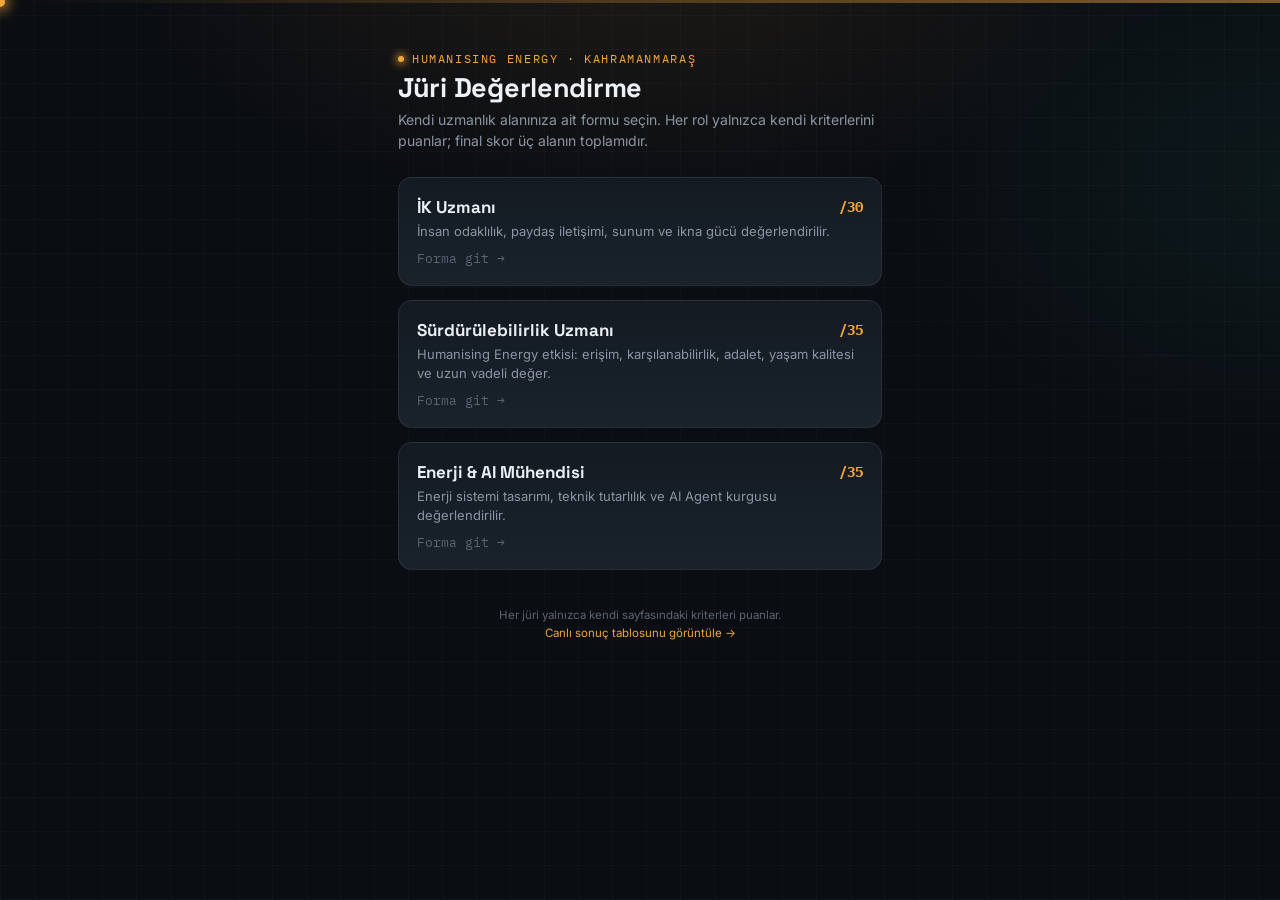
<file: index.html>
<!DOCTYPE html>
<html lang="tr">
<head>
<meta charset="UTF-8">
<meta name="viewport" content="width=device-width, initial-scale=1, viewport-fit=cover">
<title>Jüri Değerlendirme · Humanising Energy</title>
<link rel="preconnect" href="https://fonts.googleapis.com">
<link rel="preconnect" href="https://fonts.gstatic.com" crossorigin>
<link href="https://fonts.googleapis.com/css2?family=Space+Grotesk:wght@500;600;700&family=Inter:wght@400;500;600&family=IBM+Plex+Mono:wght@500;600&display=swap" rel="stylesheet">
<link rel="stylesheet" href="style.css">
</head>
<body>

<div class="power-line"></div>

<div class="wrap">
  <div class="eyebrow"><span class="dot"></span> HUMANISING ENERGY · KAHRAMANMARAŞ</div>
  <h1>Jüri Değerlendirme</h1>
  <p class="sub">Kendi uzmanlık alanınıza ait formu seçin. Her rol yalnızca kendi kriterlerini puanlar; final skor üç alanın toplamıdır.</p>

  <a class="role-card" href="ik.html">
    <div class="rname">İK Uzmanı <span class="rmax">/30</span></div>
    <div class="rdesc">İnsan odaklılık, paydaş iletişimi, sunum ve ikna gücü değerlendirilir.</div>
    <div class="rarrow">Forma git →</div>
  </a>

  <a class="role-card" href="surdurulebilirlik.html">
    <div class="rname">Sürdürülebilirlik Uzmanı <span class="rmax">/35</span></div>
    <div class="rdesc">Humanising Energy etkisi: erişim, karşılanabilirlik, adalet, yaşam kalitesi ve uzun vadeli değer.</div>
    <div class="rarrow">Forma git →</div>
  </a>

  <a class="role-card" href="muhendislik.html">
    <div class="rname">Enerji &amp; AI Mühendisi <span class="rmax">/35</span></div>
    <div class="rdesc">Enerji sistemi tasarımı, teknik tutarlılık ve AI Agent kurgusu değerlendirilir.</div>
    <div class="rarrow">Forma git →</div>
  </a>

  <p class="footer-note">Her jüri yalnızca kendi sayfasındaki kriterleri puanlar.<br><a href="results.html">Canlı sonuç tablosunu görüntüle →</a></p>
</div>

</body>
</html>
</file>
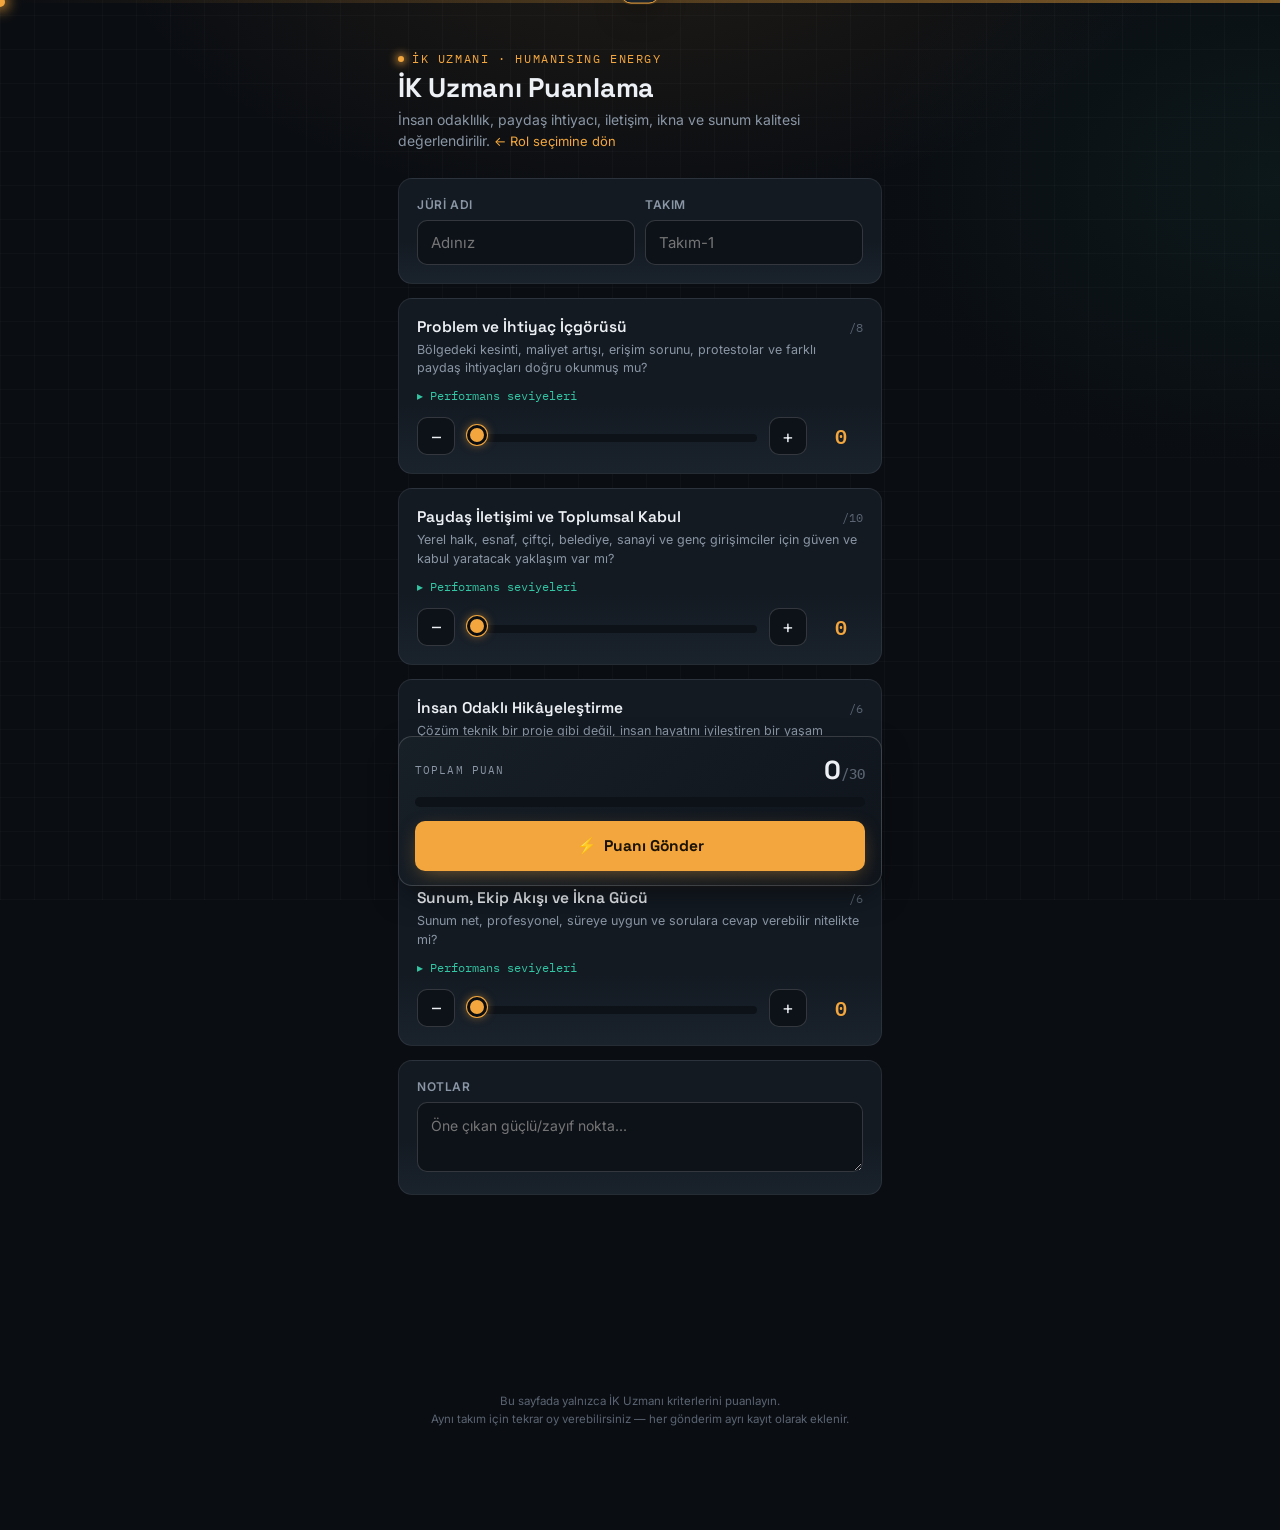
<file: ik.html>
<!DOCTYPE html>
<html lang="tr">
<head>
<meta charset="UTF-8">
<meta name="viewport" content="width=device-width, initial-scale=1, viewport-fit=cover">
<title>İK Uzmanı · Jüri Değerlendirme</title>
<link rel="preconnect" href="https://fonts.googleapis.com">
<link rel="preconnect" href="https://fonts.gstatic.com" crossorigin>
<link href="https://fonts.googleapis.com/css2?family=Space+Grotesk:wght@500;600;700&family=Inter:wght@400;500;600&family=IBM+Plex+Mono:wght@500;600&display=swap" rel="stylesheet">
<link rel="stylesheet" href="style.css">
</head>
<body>

<div class="power-line" id="powerLine"></div>

<div class="wrap">
  <div class="eyebrow"><span class="dot"></span> İK UZMANI · HUMANISING ENERGY</div>
  <h1>İK Uzmanı Puanlama</h1>
  <p class="sub">İnsan odaklılık, paydaş ihtiyacı, iletişim, ikna ve sunum kalitesi değerlendirilir. <a class="back" href="index.html">← Rol seçimine dön</a></p>

  <div class="card">
    <div class="row-2">
      <div>
        <label for="judge">Jüri Adı</label>
        <input type="text" id="judge" placeholder="Adınız" autocomplete="off">
      </div>
      <div>
        <label for="team">Takım</label>
        <input type="text" id="team" placeholder="Takım-1" autocomplete="off">
      </div>
    </div>
  </div>

  <div id="criteria-container"></div>

  <div class="card">
    <label for="note">Notlar</label>
    <textarea id="note" placeholder="Öne çıkan güçlü/zayıf nokta..."></textarea>
  </div>

  <div class="total-card">
    <div class="total-top">
      <span class="total-label">Toplam Puan</span>
      <span class="total-number" id="totalNum">0<span>/30</span></span>
    </div>
    <div class="gauge"><div class="gauge-fill" id="gaugeFill"></div></div>
    <button class="submit" id="submitBtn">
      <span class="bolt">⚡</span> <span id="submitText">Puanı Gönder</span>
    </button>
  </div>

  <p class="footer-note">Bu sayfada yalnızca İK Uzmanı kriterlerini puanlayın.<br>Aynı takım için tekrar oy verebilirsiniz — her gönderim ayrı kayıt olarak eklenir.</p>
</div>

<div class="toast" id="toast"></div>

<script src="config.js"></script>
<script src="app.js"></script>
<script>
  initJuriForm({
    role: 'ik',
    maxTotal: 30,
    criteria: [
      {
        id: 'problem_ihtiyac', name: 'Problem ve İhtiyaç İçgörüsü', max: 8,
        question: 'Bölgedeki kesinti, maliyet artışı, erişim sorunu, protestolar ve farklı paydaş ihtiyaçları doğru okunmuş mu?',
        low: 'Problemler yüzeysel; ihtiyaçlar belirsiz.',
        mid: 'Temel problemler tanımlı ancak paydaş bazlı içgörü sınırlı.',
        high: 'Sorunlar ve paydaş ihtiyaçları net, ilişkili ve ikna edici şekilde analiz edilmiş.'
      },
      {
        id: 'paydas_iletisim', name: 'Paydaş İletişimi ve Toplumsal Kabul', max: 10,
        question: 'Yerel halk, esnaf, çiftçi, belediye, sanayi ve genç girişimciler için güven ve kabul yaratacak yaklaşım var mı?',
        low: 'Paydaşlar yalnızca listelenmiş.',
        mid: 'Bazı paydaşlar için öneriler var; iletişim planı kısmi.',
        high: 'Her kritik paydaş için net değer önerisi, itiraz yönetimi ve kabul stratejisi var.'
      },
      {
        id: 'insan_odakli', name: 'İnsan Odaklı Hikâyeleştirme', max: 6,
        question: 'Çözüm teknik bir proje gibi değil, insan hayatını iyileştiren bir yaşam sistemi olarak anlatılmış mı?',
        low: 'Anlatım teknik veya dağınık kalmış.',
        mid: 'İnsan etkisi yer yer görünür ancak hikâye bütünlüğü zayıf.',
        high: 'Enerji çözümü yaşam kalitesi, güven, ekonomik rahatlama ve sosyal fayda ile güçlü bağlanmış.'
      },
      {
        id: 'sunum_ikna', name: 'Sunum, Ekip Akışı ve İkna Gücü', max: 6,
        question: 'Sunum net, profesyonel, süreye uygun ve sorulara cevap verebilir nitelikte mi?',
        low: 'Akış zayıf, anlatım belirsiz.',
        mid: 'Genel olarak anlaşılır; bazı geçişler/cevaplar geliştirilebilir.',
        high: 'Akıcı, net, profesyonel ve jüriyi ikna eden bir anlatım var.'
      }
    ]
  });
</script>

</body>
</html>
</file>
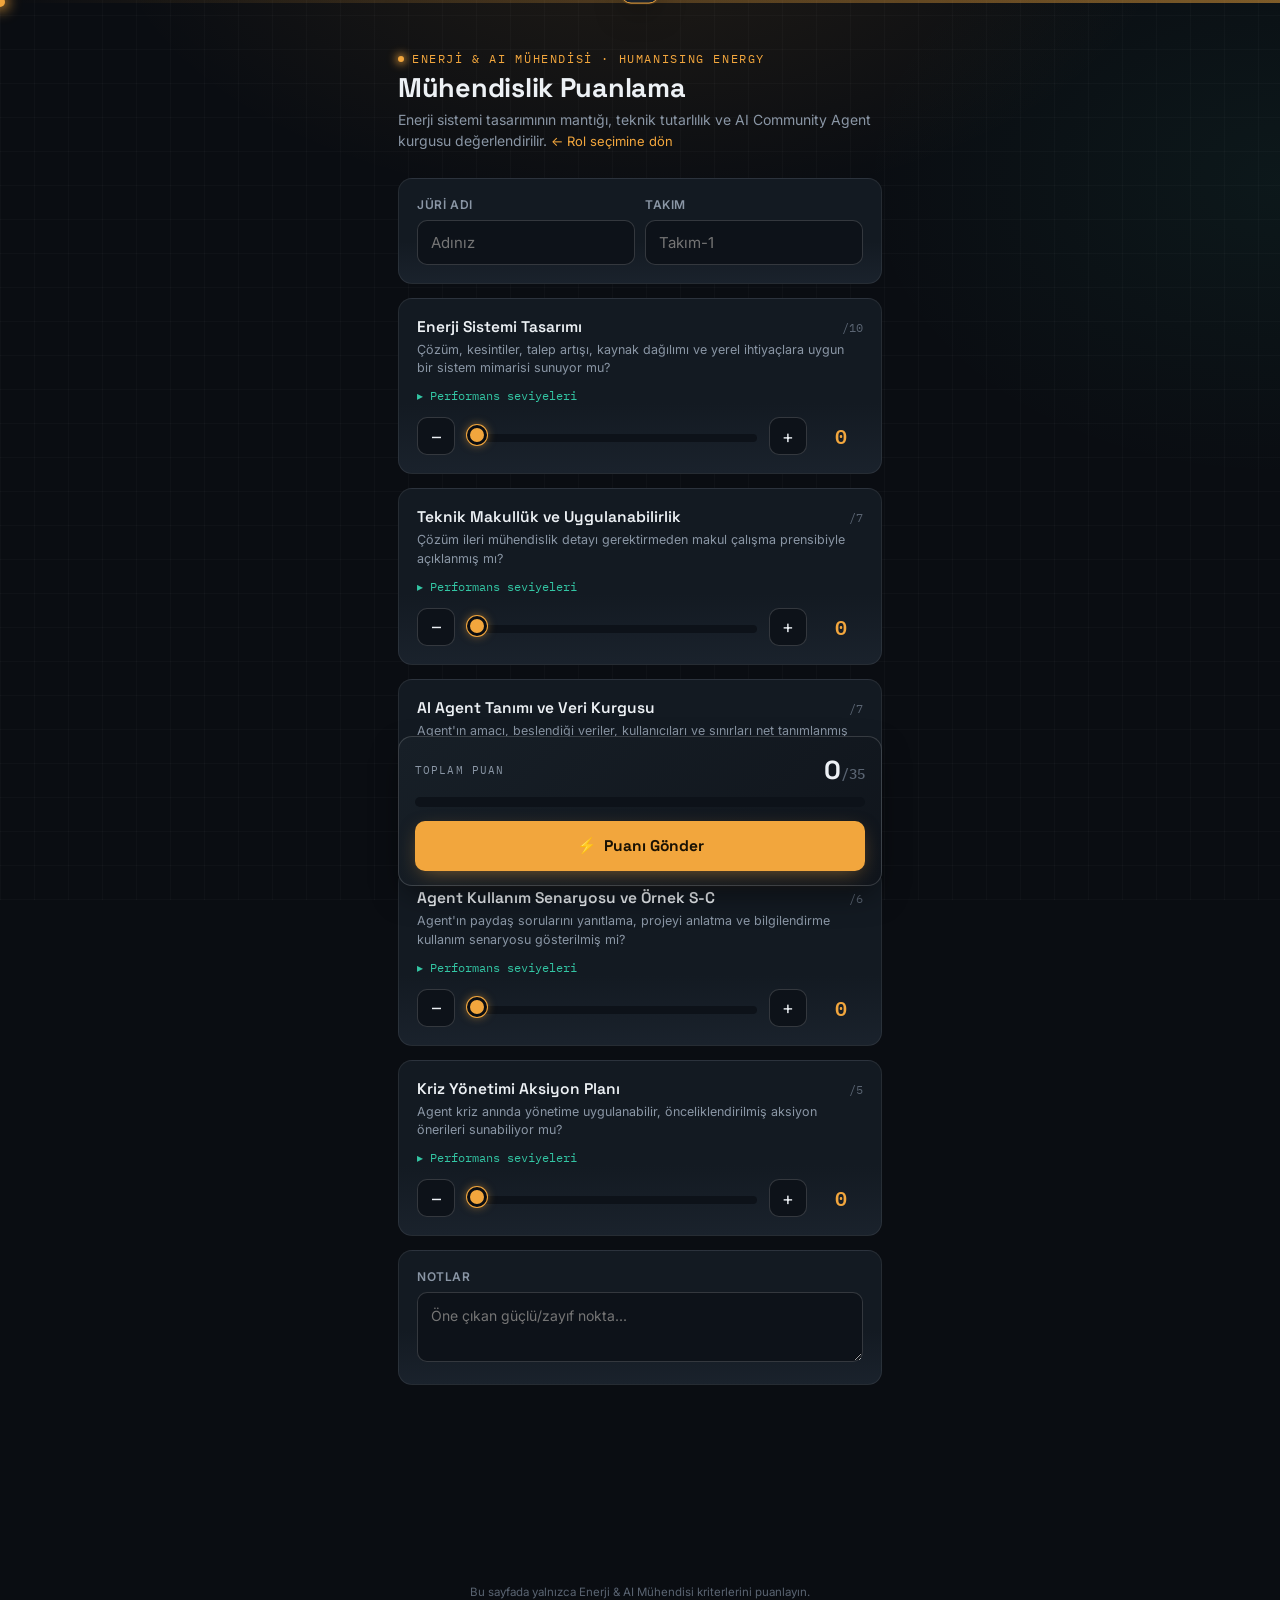
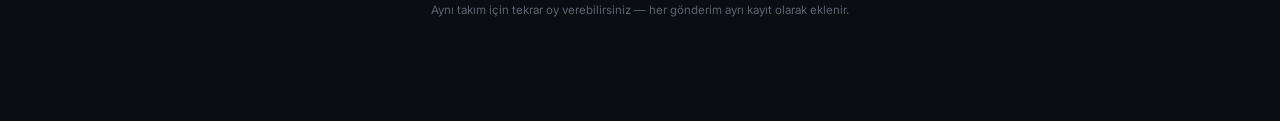
<file: muhendislik.html>
<!DOCTYPE html>
<html lang="tr">
<head>
<meta charset="UTF-8">
<meta name="viewport" content="width=device-width, initial-scale=1, viewport-fit=cover">
<title>Enerji &amp; AI Mühendisi · Jüri Değerlendirme</title>
<link rel="preconnect" href="https://fonts.googleapis.com">
<link rel="preconnect" href="https://fonts.gstatic.com" crossorigin>
<link href="https://fonts.googleapis.com/css2?family=Space+Grotesk:wght@500;600;700&family=Inter:wght@400;500;600&family=IBM+Plex+Mono:wght@500;600&display=swap" rel="stylesheet">
<link rel="stylesheet" href="style.css">
</head>
<body>

<div class="power-line" id="powerLine"></div>

<div class="wrap">
  <div class="eyebrow"><span class="dot"></span> ENERJİ &amp; AI MÜHENDİSİ · HUMANISING ENERGY</div>
  <h1>Mühendislik Puanlama</h1>
  <p class="sub">Enerji sistemi tasarımının mantığı, teknik tutarlılık ve AI Community Agent kurgusu değerlendirilir. <a class="back" href="index.html">← Rol seçimine dön</a></p>

  <div class="card">
    <div class="row-2">
      <div>
        <label for="judge">Jüri Adı</label>
        <input type="text" id="judge" placeholder="Adınız" autocomplete="off">
      </div>
      <div>
        <label for="team">Takım</label>
        <input type="text" id="team" placeholder="Takım-1" autocomplete="off">
      </div>
    </div>
  </div>

  <div id="criteria-container"></div>

  <div class="card">
    <label for="note">Notlar</label>
    <textarea id="note" placeholder="Öne çıkan güçlü/zayıf nokta..."></textarea>
  </div>

  <div class="total-card">
    <div class="total-top">
      <span class="total-label">Toplam Puan</span>
      <span class="total-number" id="totalNum">0<span>/35</span></span>
    </div>
    <div class="gauge"><div class="gauge-fill" id="gaugeFill"></div></div>
    <button class="submit" id="submitBtn">
      <span class="bolt">⚡</span> <span id="submitText">Puanı Gönder</span>
    </button>
  </div>

  <p class="footer-note">Bu sayfada yalnızca Enerji &amp; AI Mühendisi kriterlerini puanlayın.<br>Aynı takım için tekrar oy verebilirsiniz — her gönderim ayrı kayıt olarak eklenir.</p>
</div>

<div class="toast" id="toast"></div>

<script src="config.js"></script>
<script src="app.js"></script>
<script>
  initJuriForm({
    role: 'muhendislik',
    maxTotal: 35,
    criteria: [
      {
        id: 'sistem_tasarimi', name: 'Enerji Sistemi Tasarımı', max: 10,
        question: 'Çözüm, kesintiler, talep artışı, kaynak dağılımı ve yerel ihtiyaçlara uygun bir sistem mimarisi sunuyor mu?',
        low: 'Sistem tasarımı belirsiz veya tutarsız.',
        mid: 'Temel mantık var ancak bileşenler/akış tam açıklanmamış.',
        high: 'Sistem mimarisi net, tutarlı ve problem başlıklarına doğrudan cevap veriyor.'
      },
      {
        id: 'teknik_makulluk', name: 'Teknik Makullük ve Uygulanabilirlik', max: 7,
        question: 'Çözüm ileri mühendislik detayı gerektirmeden makul çalışma prensibiyle açıklanmış mı?',
        low: 'Teknik mantık zayıf veya gerçekçilik düşük.',
        mid: 'Genel olarak makul; bazı varsayımlar/boşluklar var.',
        high: 'Uygulanabilir, anlaşılır, gerçekçi varsayımlara dayanan bir teknik kurgu var.'
      },
      {
        id: 'agent_tanimi', name: 'AI Agent Tanımı ve Veri Kurgusu', max: 7,
        question: 'Agent\'ın amacı, beslendiği veriler, kullanıcıları ve sınırları net tanımlanmış mı?',
        low: 'Agent tanımı belirsiz; veri kaynağı yok.',
        mid: 'Agent amacı anlaşılır fakat veri/kapsam kısmi.',
        high: 'Agent net tanımlı; veri kaynakları, kullanıcılar ve çıktılar açık.'
      },
      {
        id: 'agent_senaryo', name: 'Agent Kullanım Senaryosu ve Örnek S-C', max: 6,
        question: 'Agent\'ın paydaş sorularını yanıtlama, projeyi anlatma ve bilgilendirme kullanım senaryosu gösterilmiş mi?',
        low: 'Kullanım örneği yok veya çok yüzeysel.',
        mid: 'Örnek soru-cevap var ancak sınırlı.',
        high: 'Gerçekçi, paydaş odaklı ve ikna edici örnek soru-cevaplar var.'
      },
      {
        id: 'kriz_yonetimi', name: 'Kriz Yönetimi Aksiyon Planı', max: 5,
        question: 'Agent kriz anında yönetime uygulanabilir, önceliklendirilmiş aksiyon önerileri sunabiliyor mu?',
        low: 'Kriz kullanımı yok.',
        mid: 'Kriz önerisi var ancak aksiyonlar genel.',
        high: 'Kriz senaryosunda net, öncelikli ve uygulanabilir aksiyon planı sunulmuş.'
      }
    ]
  });
</script>

</body>
</html>
</file>
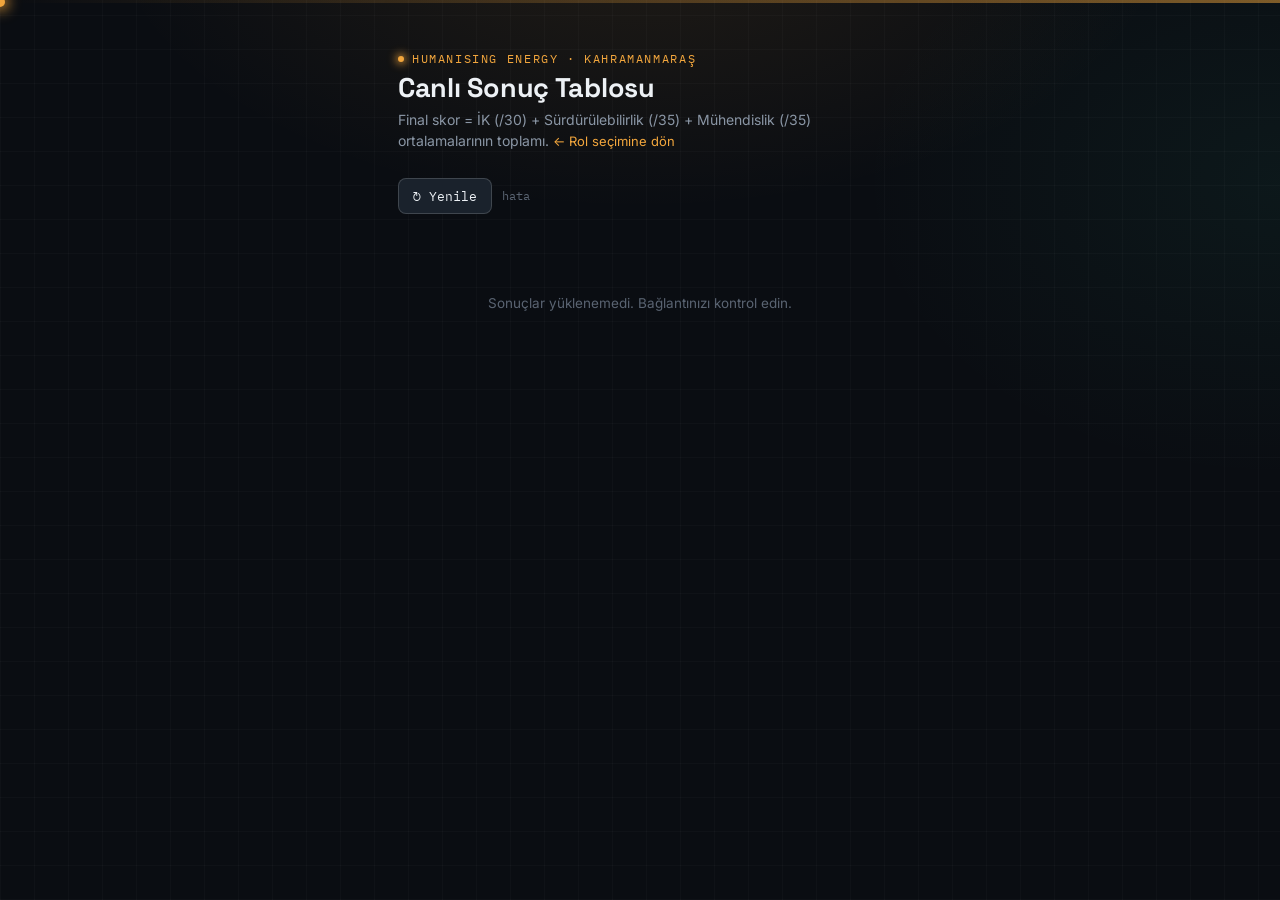
<file: results.html>
<!DOCTYPE html>
<html lang="tr">
<head>
<meta charset="UTF-8">
<meta name="viewport" content="width=device-width, initial-scale=1, viewport-fit=cover">
<title>Sonuçlar · Humanising Energy</title>
<link rel="preconnect" href="https://fonts.googleapis.com">
<link rel="preconnect" href="https://fonts.gstatic.com" crossorigin>
<link href="https://fonts.googleapis.com/css2?family=Space+Grotesk:wght@500;600;700&family=Inter:wght@400;500;600&family=IBM+Plex+Mono:wght@500;600&display=swap" rel="stylesheet">
<link rel="stylesheet" href="style.css">
</head>
<body>
<div class="power-line"></div>
<div class="wrap">
  <div class="eyebrow"><span class="dot"></span> HUMANISING ENERGY · KAHRAMANMARAŞ</div>
  <h1>Canlı Sonuç Tablosu</h1>
  <p class="sub">Final skor = İK (/30) + Sürdürülebilirlik (/35) + Mühendislik (/35) ortalamalarının toplamı. <a class="back" href="index.html">← Rol seçimine dön</a></p>

  <div class="refresh-row">
    <button class="refresh-btn" onclick="load()">↻ Yenile</button>
    <span class="status" id="status">yükleniyor…</span>
  </div>

  <div id="list"></div>
</div>

<script src="config.js"></script>
<script>
  const ROLE_META = {
    ik: {label:'İK', max:30},
    surdurulebilirlik: {label:'Sürdürülebilirlik', max:35},
    muhendislik: {label:'Mühendislik', max:35}
  };

  function fmt(n){ return n===null ? '—' : Math.round(n*10)/10; }

  function avg(arr){
    if(!arr.length) return null;
    return arr.reduce((s,x)=>s+x.total,0)/arr.length;
  }

  async function load(){
    const status = document.getElementById('status');
    const list = document.getElementById('list');
    status.textContent = 'yükleniyor…';

    if(typeof SCRIPT_URL === 'undefined' || SCRIPT_URL.includes('PASTE_YOUR')){
      list.innerHTML = '<div class="empty">SCRIPT_URL henüz ayarlanmadı.<br>config.js dosyasındaki kurulum adımlarını izleyin.</div>';
      status.textContent = '';
      return;
    }

    try{
      const res = await fetch(SCRIPT_URL);
      const data = await res.json(); // { ik:[...], surdurulebilirlik:[...], muhendislik:[...] }

      const teams = {};
      function ensure(team){
        if(!teams[team]) teams[team] = { ik:[], surdurulebilirlik:[], muhendislik:[] };
        return teams[team];
      }
      Object.keys(ROLE_META).forEach(role=>{
        (data[role]||[]).forEach(r=> ensure(r.team)[role].push(r));
      });

      const teamNames = Object.keys(teams);
      if(!teamNames.length){
        list.innerHTML = '<div class="empty">Henüz gönderilmiş puan yok.</div>';
        status.textContent = 'kayıt yok';
        return;
      }

      const rows = teamNames.map(team=>{
        const t = teams[team];
        const roleAvgs = {};
        Object.keys(ROLE_META).forEach(role=>{ roleAvgs[role] = avg(t[role]); });
        const final = Object.values(roleAvgs).reduce((s,v)=> s + (v||0), 0);
        return { team, t, roleAvgs, final };
      }).sort((a,b)=> b.final - a.final);

      list.innerHTML = rows.map((r,i)=>`
        <div class="team-card">
          <div class="team-top">
            <span class="team-name">#${i+1} · ${escapeHtml(r.team)}</span>
            <span class="team-avg">${fmt(r.final)}<span>/100</span></span>
          </div>
          <div class="gauge"><div class="gauge-fill" style="width:${r.final}%"></div></div>
          <div class="subrole">
            ${Object.entries(ROLE_META).map(([role, meta])=>{
              const a = r.roleAvgs[role];
              const n = r.t[role].length;
              return `
                <div class="subrole-item ${a===null?'missing':''}">
                  <div class="sr-label">${meta.label} /${meta.max}</div>
                  <div class="sr-val">${fmt(a)}</div>
                  <div class="sr-count">${n} oy</div>
                </div>`;
            }).join('')}
          </div>
          <div class="votes-toggle" onclick="this.nextElementSibling.classList.toggle('show')">jüri notlarını göster ▾</div>
          <div class="votes-list">
            ${Object.entries(ROLE_META).map(([role, meta])=>{
              const votes = r.t[role];
              if(!votes.length) return `<div class="vote-group-label">${meta.label}</div><div class="vote-row" style="color:#5A6472;">henüz oy yok</div>`;
              return `<div class="vote-group-label">${meta.label}</div>` + votes.map(v=>`
                <div class="vote-row"><b>${escapeHtml(v.judge||'—')}</b><span>${v.total}/${meta.max}</span></div>
                ${v.note ? `<div class="vote-note">"${escapeHtml(v.note)}"</div>` : ''}
              `).join('');
            }).join('')}
          </div>
        </div>
      `).join('');

      const totalVotes = teamNames.reduce((s,t)=> s + teams[t].ik.length + teams[t].surdurulebilirlik.length + teams[t].muhendislik.length, 0);
      status.textContent = totalVotes + ' oy · ' + teamNames.length + ' takım';
    }catch(err){
      list.innerHTML = '<div class="empty">Sonuçlar yüklenemedi. Bağlantınızı kontrol edin.</div>';
      status.textContent = 'hata';
    }
  }

  function escapeHtml(s){
    return String(s).replace(/[&<>"']/g, c => ({'&':'&amp;','<':'&lt;','>':'&gt;','"':'&quot;',"'":'&#39;'}[c]));
  }

  load();
</script>
</body>
</html>
</file>
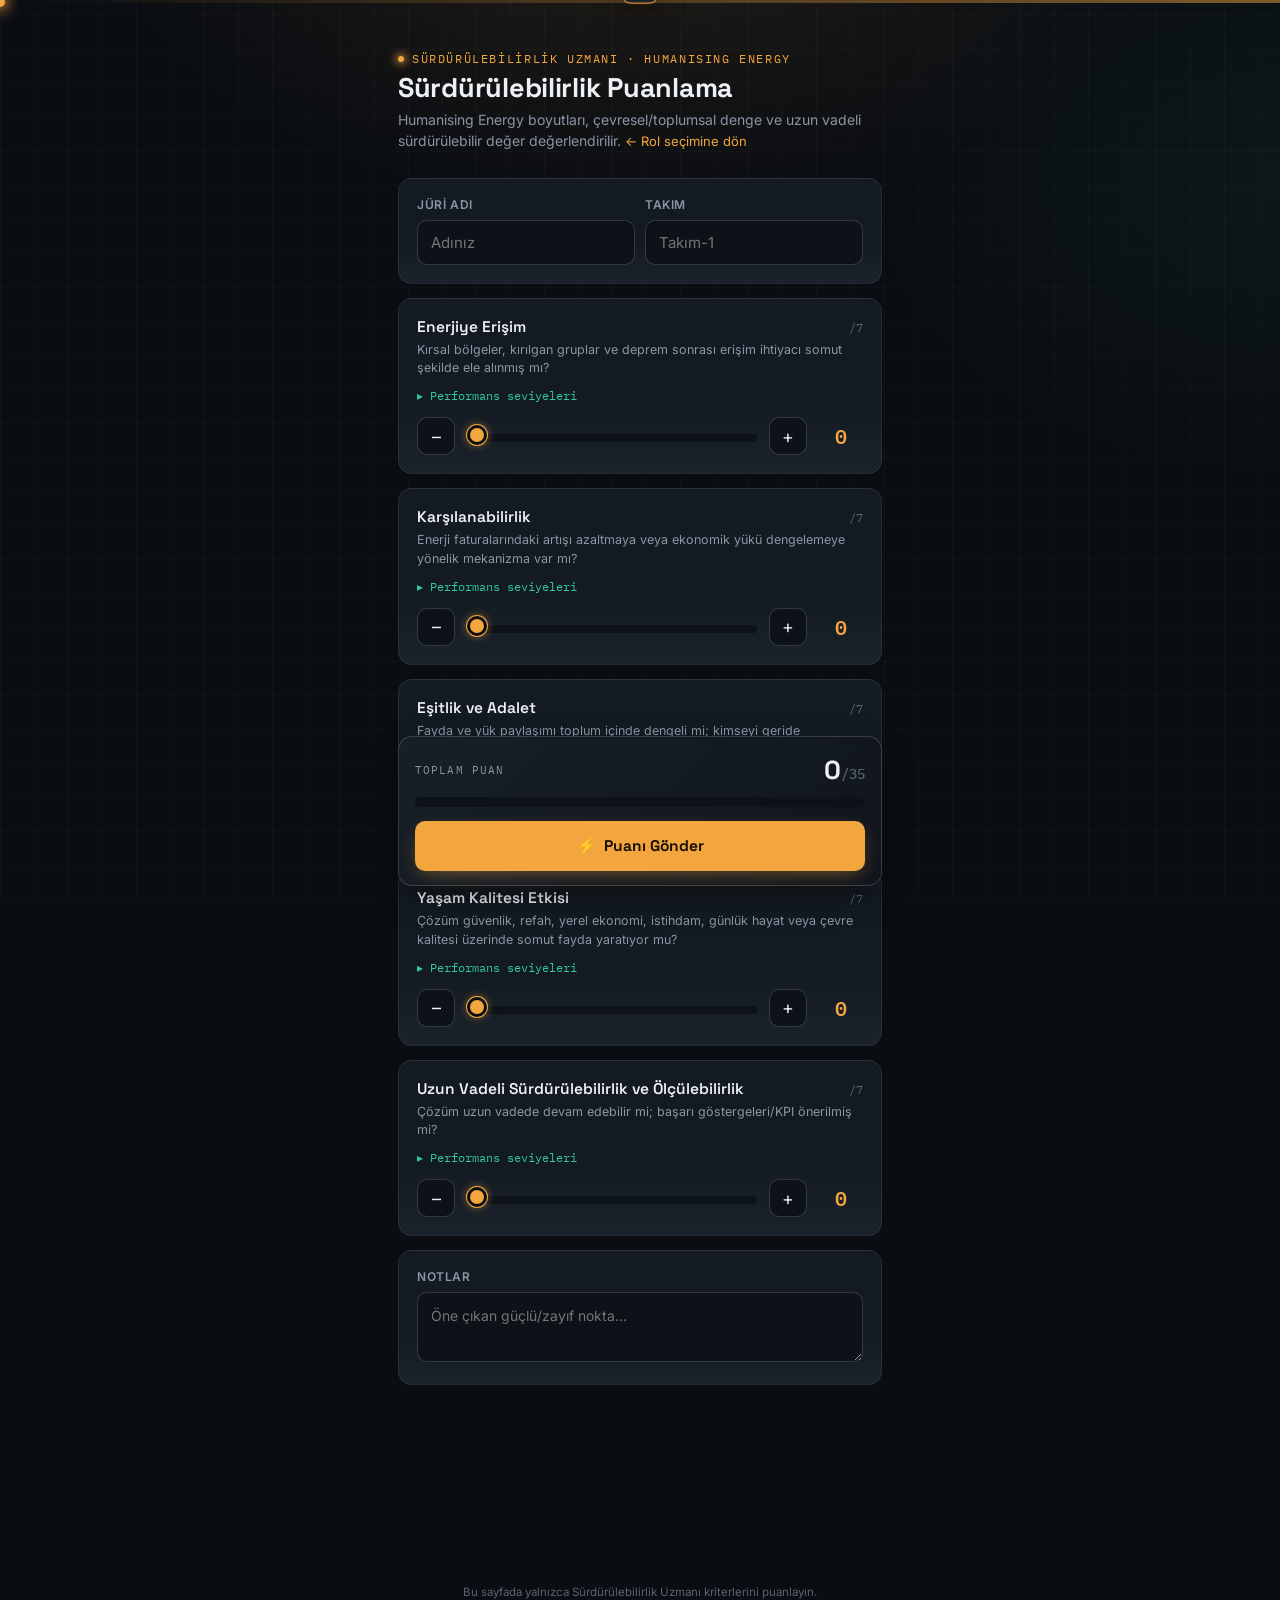
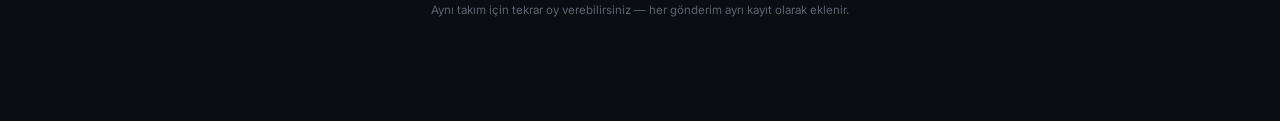
<file: surdurulebilirlik.html>
<!DOCTYPE html>
<html lang="tr">
<head>
<meta charset="UTF-8">
<meta name="viewport" content="width=device-width, initial-scale=1, viewport-fit=cover">
<title>Sürdürülebilirlik Uzmanı · Jüri Değerlendirme</title>
<link rel="preconnect" href="https://fonts.googleapis.com">
<link rel="preconnect" href="https://fonts.gstatic.com" crossorigin>
<link href="https://fonts.googleapis.com/css2?family=Space+Grotesk:wght@500;600;700&family=Inter:wght@400;500;600&family=IBM+Plex+Mono:wght@500;600&display=swap" rel="stylesheet">
<link rel="stylesheet" href="style.css">
</head>
<body>

<div class="power-line" id="powerLine"></div>

<div class="wrap">
  <div class="eyebrow"><span class="dot"></span> SÜRDÜRÜLEBİLİRLİK UZMANI · HUMANISING ENERGY</div>
  <h1>Sürdürülebilirlik Puanlama</h1>
  <p class="sub">Humanising Energy boyutları, çevresel/toplumsal denge ve uzun vadeli sürdürülebilir değer değerlendirilir. <a class="back" href="index.html">← Rol seçimine dön</a></p>

  <div class="card">
    <div class="row-2">
      <div>
        <label for="judge">Jüri Adı</label>
        <input type="text" id="judge" placeholder="Adınız" autocomplete="off">
      </div>
      <div>
        <label for="team">Takım</label>
        <input type="text" id="team" placeholder="Takım-1" autocomplete="off">
      </div>
    </div>
  </div>

  <div id="criteria-container"></div>

  <div class="card">
    <label for="note">Notlar</label>
    <textarea id="note" placeholder="Öne çıkan güçlü/zayıf nokta..."></textarea>
  </div>

  <div class="total-card">
    <div class="total-top">
      <span class="total-label">Toplam Puan</span>
      <span class="total-number" id="totalNum">0<span>/35</span></span>
    </div>
    <div class="gauge"><div class="gauge-fill" id="gaugeFill"></div></div>
    <button class="submit" id="submitBtn">
      <span class="bolt">⚡</span> <span id="submitText">Puanı Gönder</span>
    </button>
  </div>

  <p class="footer-note">Bu sayfada yalnızca Sürdürülebilirlik Uzmanı kriterlerini puanlayın.<br>Aynı takım için tekrar oy verebilirsiniz — her gönderim ayrı kayıt olarak eklenir.</p>
</div>

<div class="toast" id="toast"></div>

<script src="config.js"></script>
<script src="app.js"></script>
<script>
  initJuriForm({
    role: 'surdurulebilirlik',
    maxTotal: 35,
    criteria: [
      {
        id: 'erisim', name: 'Enerjiye Erişim', max: 7,
        question: 'Kırsal bölgeler, kırılgan gruplar ve deprem sonrası erişim ihtiyacı somut şekilde ele alınmış mı?',
        low: 'Erişim konusu belirsiz veya yok.',
        mid: 'Erişim için genel öneri var ancak hedef kitle/uygulama net değil.',
        high: 'Erişim sorunu hedef gruplar ve uygulanabilir mekanizmalarla net çözülmüş.'
      },
      {
        id: 'karsilanabilirlik', name: 'Karşılanabilirlik', max: 7,
        question: 'Enerji faturalarındaki artışı azaltmaya veya ekonomik yükü dengelemeye yönelik mekanizma var mı?',
        low: 'Maliyet etkisi değerlendirilmemiş.',
        mid: 'Maliyet faydası söylenmiş ancak mekanizma sınırlı.',
        high: 'Fatura/maliyet baskısını azaltan açık, adil ve sürdürülebilir bir model var.'
      },
      {
        id: 'esitlik_adalet', name: 'Eşitlik ve Adalet', max: 7,
        question: 'Fayda ve yük paylaşımı toplum içinde dengeli mi; kimseyi geride bırakmama yaklaşımı var mı?',
        low: 'Adalet boyutu yok veya çok genel.',
        mid: 'Bazı gruplar düşünülmüş ancak denge sınırlı.',
        high: 'Farklı gruplar için kapsayıcı, adil ve şeffaf fayda paylaşımı tasarlanmış.'
      },
      {
        id: 'yasam_kalitesi', name: 'Yaşam Kalitesi Etkisi', max: 7,
        question: 'Çözüm güvenlik, refah, yerel ekonomi, istihdam, günlük hayat veya çevre kalitesi üzerinde somut fayda yaratıyor mu?',
        low: 'Yaşam kalitesi bağlantısı zayıf.',
        mid: 'Faydalar belirtilmiş ancak somutluk sınırlı.',
        high: 'İnsanların günlük hayatına dokunan somut ve ölçülebilir etkiler açıklanmış.'
      },
      {
        id: 'uzun_vadeli', name: 'Uzun Vadeli Sürdürülebilirlik ve Ölçülebilirlik', max: 7,
        question: 'Çözüm uzun vadede devam edebilir mi; başarı göstergeleri/KPI önerilmiş mi?',
        low: 'Süreklilik veya ölçüm yok.',
        mid: 'Bazı sürdürülebilirlik unsurları var ancak KPI sınırlı.',
        high: 'Uzun vadeli etki, çevresel/toplumsal denge ve ölçüm göstergeleri açık.'
      }
    ]
  });
</script>

</body>
</html>
</file>
<file: style.css>
:root{
  --bg:#0A0D12;
  --bg-2:#0D1219;
  --surface:#131A22;
  --surface-2:#1A222C;
  --border:rgba(255,255,255,0.08);
  --border-strong:rgba(255,255,255,0.16);
  --text:#EDF1F5;
  --text-muted:#8A96A5;
  --text-faint:#5A6472;
  --amber:#F2A63D;
  --teal:#33C6A4;
  --red:#E4573D;
  --radius:14px;
}
*{box-sizing:border-box;}
html,body{margin:0;padding:0;}
body{
  background:
    radial-gradient(ellipse 900px 500px at 50% -10%, rgba(242,166,61,0.10), transparent 60%),
    radial-gradient(ellipse 700px 500px at 100% 20%, rgba(51,198,164,0.06), transparent 60%),
    var(--bg);
  background-attachment:fixed;
  color:var(--text);
  font-family:'Inter',system-ui,sans-serif;
  min-height:100vh;
  -webkit-font-smoothing:antialiased;
  padding-bottom:80px;
}
body::before{
  content:"";
  position:fixed;inset:0;
  background-image:
    repeating-linear-gradient(0deg, rgba(255,255,255,0.025) 0px, rgba(255,255,255,0.025) 1px, transparent 1px, transparent 34px),
    repeating-linear-gradient(90deg, rgba(255,255,255,0.025) 0px, rgba(255,255,255,0.025) 1px, transparent 1px, transparent 34px);
  pointer-events:none;
  z-index:0;
}

/* ---- signature: power line ---- */
.power-line{
  position:relative;
  height:3px;
  width:100%;
  background:linear-gradient(90deg, transparent, rgba(242,166,61,0.5), transparent);
  background-size:200% 100%;
  animation:pulse-travel 3.2s linear infinite;
  overflow:visible;
}
.power-line::after{
  content:"";
  position:absolute; top:50%; left:0;
  width:10px;height:10px;
  background:var(--amber);
  border-radius:50%;
  transform:translate(-50%,-50%);
  box-shadow:0 0 14px 3px rgba(242,166,61,0.9);
  animation:node-travel 3.2s linear infinite;
}
@keyframes pulse-travel{0%{background-position:200% 0;}100%{background-position:-200% 0;}}
@keyframes node-travel{0%{left:-2%;}100%{left:102%;}}
.power-line.charging{animation-duration:0.5s;background:linear-gradient(90deg, transparent, rgba(242,166,61,0.95), transparent);}
.power-line.charging::after{animation-duration:0.5s;box-shadow:0 0 26px 8px rgba(242,166,61,1);}

.wrap{position:relative; z-index:1; max-width:520px; margin:0 auto; padding:28px 18px 0;}

.eyebrow{
  display:flex; align-items:center; gap:8px;
  font-family:'IBM Plex Mono',monospace;
  font-size:11.5px; letter-spacing:0.14em;
  text-transform:uppercase;
  color:var(--amber);
  margin:20px 0 6px;
}
.eyebrow .dot{width:6px;height:6px;border-radius:50%;background:var(--amber);box-shadow:0 0 8px 2px rgba(242,166,61,0.8);}

h1{font-family:'Space Grotesk',sans-serif;font-size:27px;line-height:1.15;margin:0 0 6px;font-weight:700;letter-spacing:-0.01em;}
.sub{color:var(--text-muted);font-size:14px;line-height:1.5;margin:0 0 26px;}

.card{
  background:linear-gradient(180deg, var(--surface), var(--surface) 60%, var(--surface-2));
  border:1px solid var(--border);
  border-radius:var(--radius);
  padding:18px;
  margin-bottom:14px;
}

.role-card{
  display:block;
  text-decoration:none;
  color:var(--text);
  background:linear-gradient(180deg, var(--surface), var(--surface-2));
  border:1px solid var(--border);
  border-radius:var(--radius);
  padding:18px;
  margin-bottom:14px;
  transition:border-color .15s, transform .1s;
}
.role-card:active{transform:scale(0.98);}
.role-card:hover{border-color:var(--amber);}
.role-card .rname{font-family:'Space Grotesk',sans-serif;font-weight:700;font-size:17px;margin-bottom:4px;display:flex; justify-content:space-between; align-items:center;}
.role-card .rmax{font-family:'IBM Plex Mono',monospace;color:var(--amber);font-size:14px;}
.role-card .rdesc{color:var(--text-muted);font-size:13px;line-height:1.5;}
.role-card .rarrow{color:var(--text-faint);font-size:13px;margin-top:8px;font-family:'IBM Plex Mono',monospace;}

.row-2{display:grid; grid-template-columns:1fr 1fr; gap:10px;}
label{display:block;font-size:12px;font-weight:600;color:var(--text-muted);text-transform:uppercase;letter-spacing:0.05em;margin-bottom:8px;}
input[type=text], textarea{
  width:100%;
  background:var(--bg-2);
  border:1px solid var(--border-strong);
  border-radius:10px;
  color:var(--text);
  font-family:'Inter',sans-serif;
  font-size:15px;
  padding:12px 13px;
  outline:none;
  transition:border-color .15s, box-shadow .15s;
}
input[type=text]:focus, textarea:focus{border-color:var(--amber);box-shadow:0 0 0 3px rgba(242,166,61,0.15);}
textarea{resize:vertical; min-height:70px; font-size:14px; line-height:1.5;}

.section-title{display:flex; justify-content:space-between; align-items:baseline; margin-bottom:4px;}
.section-title .name{font-family:'Space Grotesk',sans-serif;font-weight:600;font-size:15.5px;}
.section-title .max{font-family:'IBM Plex Mono',monospace;font-size:12px;color:var(--text-faint);}
.hint{font-size:12.5px;color:var(--text-muted);line-height:1.5;margin:2px 0 10px;}

.levels{margin:0 0 14px; font-size:12px;}
.levels summary{cursor:pointer;color:var(--teal);font-family:'IBM Plex Mono',monospace;font-size:11.5px;list-style:none;}
.levels summary::-webkit-details-marker{display:none;}
.levels summary::before{content:"▸ ";}
.levels[open] summary::before{content:"▾ ";}
.levels .level{color:var(--text-muted);line-height:1.5;margin-top:6px;padding-left:2px;}
.levels .level b{color:var(--text);}

.score-control{display:flex; align-items:center; gap:12px;}
.stepper-btn{
  width:38px; height:38px; flex:0 0 auto;
  border-radius:10px;
  border:1px solid var(--border-strong);
  background:var(--bg-2);
  color:var(--text);
  font-size:18px;
  display:flex; align-items:center; justify-content:center;
  cursor:pointer;
  user-select:none;
  transition:background .12s, border-color .12s, transform .08s;
}
.stepper-btn:active{transform:scale(0.92); background:var(--surface-2);}
.stepper-btn:hover{border-color:var(--amber);}

.score-track{flex:1; position:relative;}
input[type=range]{-webkit-appearance:none; appearance:none; width:100%; height:8px; border-radius:6px; background:var(--bg-2); outline:none; margin:0;}
input[type=range]::-webkit-slider-thumb{
  -webkit-appearance:none; width:20px;height:20px; border-radius:50%;
  background:var(--amber); border:3px solid #0A0D12;
  box-shadow:0 0 0 1px var(--amber), 0 0 10px rgba(242,166,61,0.6);
  cursor:pointer; margin-top:-6px;
}
input[type=range]::-moz-range-thumb{
  width:20px;height:20px; border-radius:50%;
  background:var(--amber); border:3px solid #0A0D12;
  box-shadow:0 0 0 1px var(--amber), 0 0 10px rgba(242,166,61,0.6);
  cursor:pointer;
}
.score-value{font-family:'IBM Plex Mono',monospace;font-weight:600;font-size:20px;min-width:44px;text-align:center;color:var(--amber);flex:0 0 auto;}

.total-card{
  position:sticky; bottom:14px; z-index:3;
  background:linear-gradient(135deg, #171F27, #10151C);
  border:1px solid var(--border-strong);
  border-radius:var(--radius);
  padding:16px 16px 14px;
  box-shadow:0 12px 32px -8px rgba(0,0,0,0.6);
}
.total-top{display:flex; justify-content:space-between; align-items:center; margin-bottom:10px;}
.total-label{font-family:'IBM Plex Mono',monospace;font-size:11px;letter-spacing:0.1em;text-transform:uppercase;color:var(--text-muted);}
.total-number{font-family:'Space Grotesk',sans-serif;font-weight:700;font-size:26px;}
.total-number span{font-family:'IBM Plex Mono',monospace;font-size:14px;color:var(--text-faint);font-weight:500;}
.gauge{height:10px;border-radius:6px;background:var(--bg-2);overflow:hidden;position:relative;margin-bottom:14px;}
.gauge-fill{height:100%;width:0%;border-radius:6px;background:linear-gradient(90deg, var(--teal), var(--amber));transition:width .35s cubic-bezier(.3,1,.4,1);}

button.submit{
  width:100%; border:none; border-radius:10px; padding:15px;
  font-family:'Space Grotesk',sans-serif; font-weight:700; font-size:15.5px;
  background:var(--amber); color:#1A1204; cursor:pointer;
  display:flex; align-items:center; justify-content:center; gap:8px;
  transition:transform .1s, box-shadow .15s, background .15s;
  box-shadow:0 6px 20px -6px rgba(242,166,61,0.5);
}
button.submit:active{transform:scale(0.98);}
button.submit:disabled{opacity:0.55; cursor:default;}
button.submit.sending .bolt{animation:flicker .4s infinite;}
@keyframes flicker{0%,100%{opacity:1;} 50%{opacity:0.35;}}

.toast{
  position:fixed; top:14px; left:50%;
  transform:translateX(-50%) translateY(-140%);
  background:var(--surface-2);
  border:1px solid var(--amber);
  color:var(--text);
  font-size:13.5px; font-weight:500;
  padding:12px 18px; border-radius:10px;
  z-index:10;
  box-shadow:0 10px 30px -6px rgba(0,0,0,0.6), 0 0 0 1px rgba(242,166,61,0.15);
  transition:transform .35s cubic-bezier(.3,1.2,.4,1);
  display:flex; align-items:center; gap:8px;
  max-width:90vw;
}
.toast.show{transform:translateX(-50%) translateY(0);}
.toast.error{border-color:var(--red);}

.footer-note{text-align:center;color:var(--text-faint);font-size:11.5px;padding:22px 10px 10px;line-height:1.6;}
.footer-note a{color:var(--amber);text-decoration:none;}
a.back{color:var(--amber);text-decoration:none;font-size:13px;}

/* results page */
.refresh-row{display:flex;gap:10px;align-items:center;margin-bottom:18px;}
.refresh-btn{background:var(--surface-2);border:1px solid var(--border-strong);color:var(--text);font-family:'IBM Plex Mono',monospace;font-size:12.5px;padding:9px 14px;border-radius:8px;cursor:pointer;}
.status{font-size:12px;color:var(--text-faint);font-family:'IBM Plex Mono',monospace;}

.team-card{background:linear-gradient(180deg, var(--surface), var(--surface-2));border:1px solid var(--border);border-radius:var(--radius);padding:16px 18px;margin-bottom:12px;}
.team-top{display:flex;justify-content:space-between;align-items:baseline;margin-bottom:8px;}
.team-name{font-family:'Space Grotesk',sans-serif;font-weight:700;font-size:17px;}
.team-avg{font-family:'IBM Plex Mono',monospace;color:var(--amber);font-size:19px;font-weight:600;}
.team-avg span{color:var(--text-faint);font-size:12px;}

.subrole{display:grid; grid-template-columns:1fr 1fr 1fr; gap:8px; margin-top:12px;}
.subrole-item{background:var(--bg-2);border:1px solid var(--border);border-radius:10px;padding:10px;text-align:center;}
.subrole-item .sr-label{font-size:9.5px;color:var(--text-faint);text-transform:uppercase;letter-spacing:.04em;}
.subrole-item .sr-val{font-family:'IBM Plex Mono',monospace;font-size:15px;color:var(--text);margin-top:3px;}
.subrole-item .sr-count{font-size:9.5px;color:var(--text-faint);margin-top:2px;}
.subrole-item.missing .sr-val{color:var(--text-faint);}

.votes-toggle{margin-top:12px;font-size:12px;color:var(--teal);cursor:pointer;font-family:'IBM Plex Mono',monospace;}
.votes-list{display:none;margin-top:10px;border-top:1px solid var(--border);padding-top:10px;}
.votes-list.show{display:block;}
.vote-group-label{font-size:10.5px;color:var(--text-faint);text-transform:uppercase;letter-spacing:.05em;margin:8px 0 4px;}
.vote-row{display:flex;justify-content:space-between;font-size:12.5px;color:var(--text-muted);padding:4px 0;}
.vote-row b{color:var(--text);}
.vote-note{color:#8A96A5;font-style:italic;font-size:12px;padding:2px 0 6px;}

.empty{text-align:center;color:var(--text-faint);padding:60px 20px;font-size:13.5px;line-height:1.7;}

@media (prefers-reduced-motion:reduce){.power-line, .power-line::after{animation:none;}}
</file>
